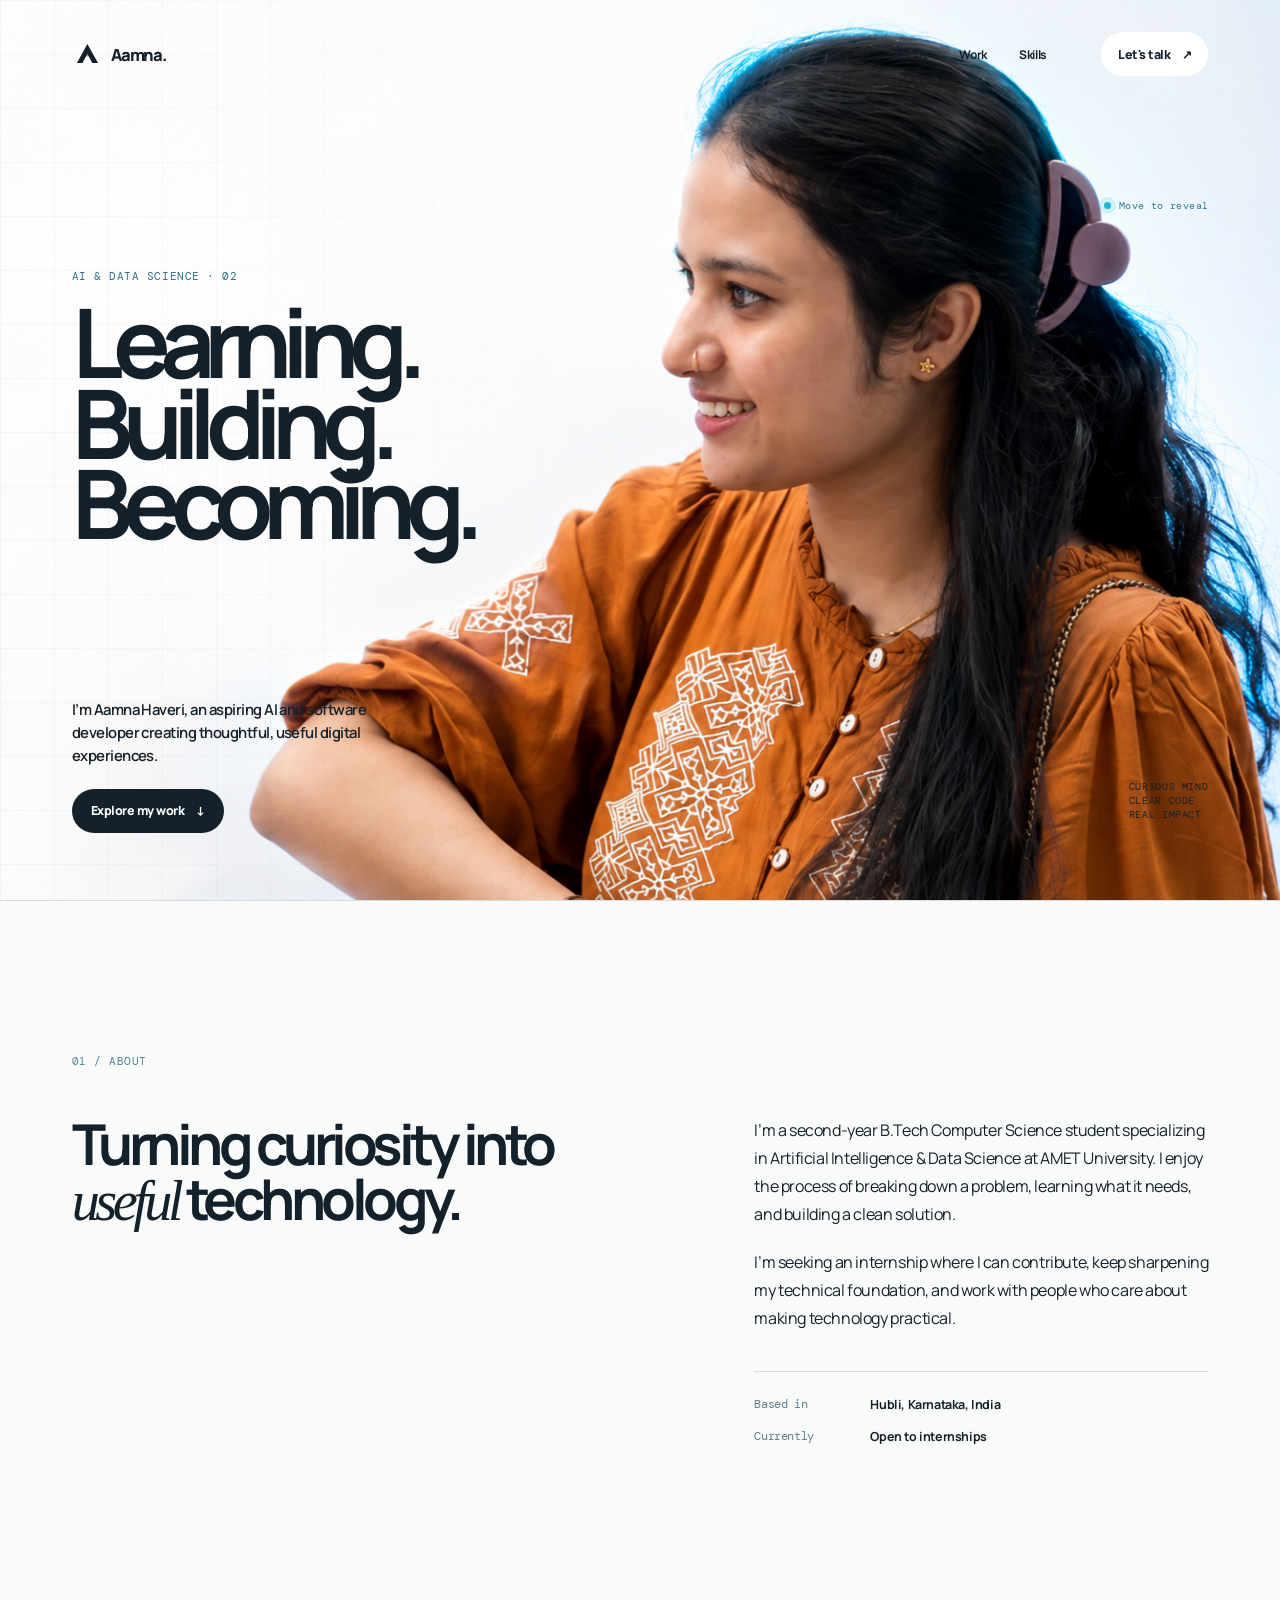
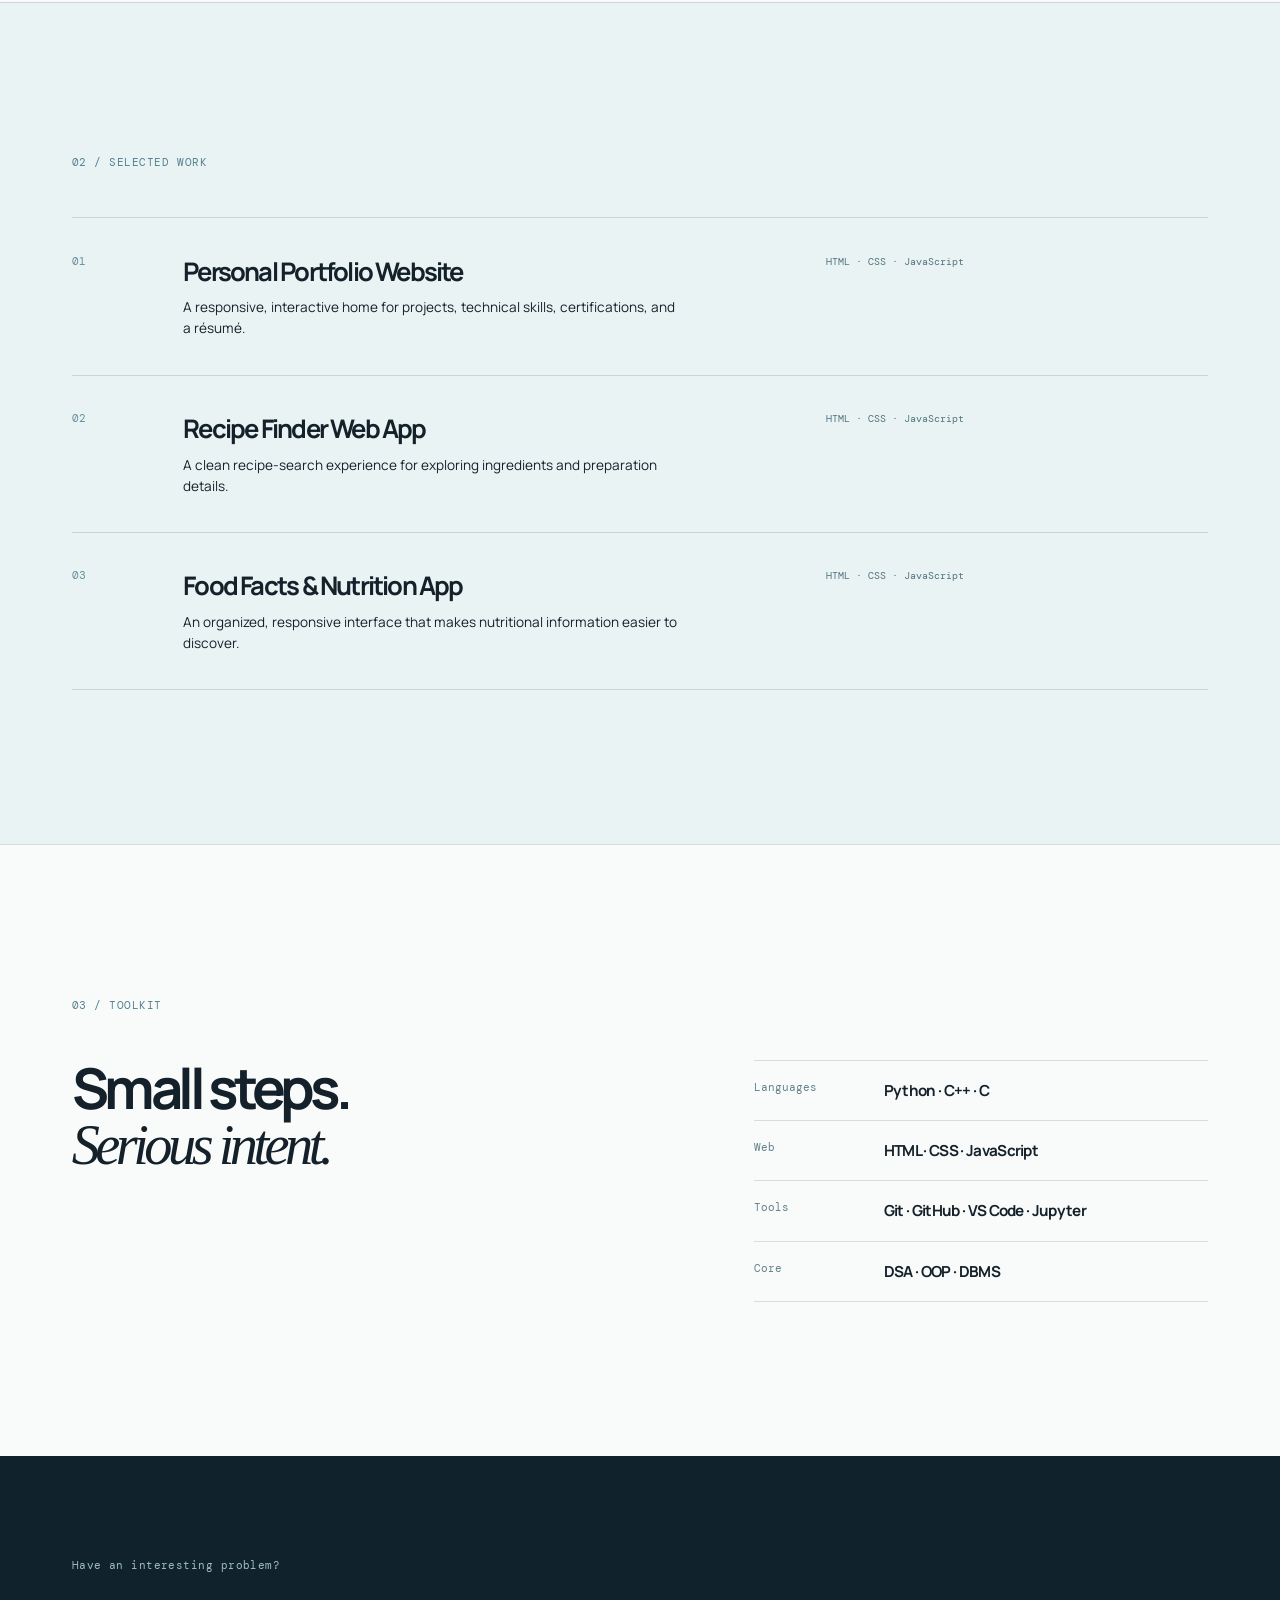
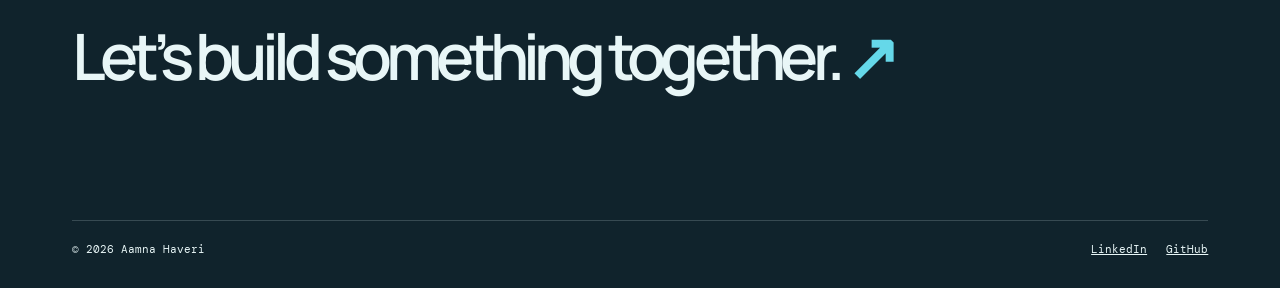
<file: index.html>
<!doctype html>
<html lang="en">
  <head>
    <meta charset="UTF-8" />
    <meta name="viewport" content="width=device-width, initial-scale=1.0" />
    <meta name="description" content="Aamna Haveri — AI & Data Science student and aspiring software developer." />
    <title>Aamna Haveri — Portfolio</title>
    <link rel="preconnect" href="https://fonts.googleapis.com" />
    <link rel="preconnect" href="https://fonts.gstatic.com" crossorigin />
    <link href="https://fonts.googleapis.com/css2?family=DM+Mono:wght@400;500&family=Manrope:wght@400;500;600;700;800&display=swap" rel="stylesheet" />
    <link rel="stylesheet" href="styles.css" />
  </head>
  <body>
    <main>
      <section class="hero" id="home" aria-label="Introduction">
        <div class="portrait portrait--base" aria-hidden="true"></div>
        <div class="portrait portrait--reveal" aria-hidden="true"></div>
        <div class="grid" aria-hidden="true"></div>
        <div class="orb orb--one" aria-hidden="true"></div>
        <div class="orb orb--two" aria-hidden="true"></div>

        <header class="nav">
          <a class="brand" href="#home" aria-label="Aamna Haveri home">
            <svg viewBox="0 0 44 44" aria-hidden="true"><path d="M7 34 21.8 7 37 34h-8.3l-6.9-13-7 13H7Z"/><path d="m17.5 24.4 4.3-7.8 4.2 7.8h-8.5Z" fill="currentColor" opacity=".42"/></svg>
            <span>Aamna.</span>
          </a>
          <nav aria-label="Primary navigation">
            <a href="#about">About</a><a href="#projects">Work</a><a href="#skills">Skills</a>
          </nav>
          <a class="button button--nav" href="mailto:aamnazh21@gmail.com">Let's talk <span aria-hidden="true">↗</span></a>
        </header>

        <div class="hero-copy">
          <p class="eyebrow">AI &amp; Data Science · 02</p>
          <h1><span>Learning.</span><span>Building.</span><span>Becoming.</span></h1>
        </div>

        <div class="hero-bottom">
          <p class="intro">I’m Aamna Haveri, an aspiring AI and software developer creating thoughtful, useful digital experiences.</p>
          <a class="button button--primary" href="#projects">Explore my work <span aria-hidden="true">↓</span></a>
        </div>
        <p class="manifesto">CURIOUS MIND<br />CLEAR CODE<br />REAL IMPACT</p>
        <p class="cursor-note" aria-hidden="true"><span></span> Move to reveal</p>
      </section>

      <section class="content" id="about">
        <div class="section-label">01 / About</div>
        <div class="about-layout">
          <h2>Turning curiosity into <em>useful</em> technology.</h2>
          <div class="body-copy">
            <p>I’m a second-year B.Tech Computer Science student specializing in Artificial Intelligence &amp; Data Science at AMET University. I enjoy the process of breaking down a problem, learning what it needs, and building a clean solution.</p>
            <p>I’m seeking an internship where I can contribute, keep sharpening my technical foundation, and work with people who care about making technology practical.</p>
            <div class="details"><span>Based in</span><strong>Hubli, Karnataka, India</strong><span>Currently</span><strong>Open to internships</strong></div>
          </div>
        </div>
      </section>

      <section class="content work" id="projects">
        <div class="section-label">02 / Selected work</div>
        <div class="projects">
          <article class="project"><span>01</span><div><h3>Personal Portfolio Website</h3><p>A responsive, interactive home for projects, technical skills, certifications, and a résumé.</p></div><small>HTML · CSS · JavaScript</small></article>
          <article class="project"><span>02</span><div><h3>Recipe Finder Web App</h3><p>A clean recipe-search experience for exploring ingredients and preparation details.</p></div><small>HTML · CSS · JavaScript</small></article>
          <article class="project"><span>03</span><div><h3>Food Facts &amp; Nutrition App</h3><p>An organized, responsive interface that makes nutritional information easier to discover.</p></div><small>HTML · CSS · JavaScript</small></article>
        </div>
      </section>

      <section class="content skills" id="skills">
        <div class="section-label">03 / Toolkit</div>
        <div class="skills-layout"><h2>Small steps.<br /><em>Serious intent.</em></h2><div class="skill-list"><div><span>Languages</span><b>Python · C++ · C</b></div><div><span>Web</span><b>HTML · CSS · JavaScript</b></div><div><span>Tools</span><b>Git · GitHub · VS Code · Jupyter</b></div><div><span>Core</span><b>DSA · OOP · DBMS</b></div></div></div>
      </section>

      <footer>
        <p>Have an interesting problem?</p><a href="mailto:aamnazh21@gmail.com">Let’s build something together. <span>↗</span></a>
        <div><span>© 2026 Aamna Haveri</span><a href="https://www.linkedin.com/in/aamna-haveri-9a97342b7" target="_blank" rel="noreferrer">LinkedIn</a><a href="https://github.com/Aamna2112" target="_blank" rel="noreferrer">GitHub</a></div>
      </footer>
    </main>
    <script src="script.js"></script>
  </body>
</html>
</file>
<file: styles.css>
:root{--ink:#14212a;--aqua:#dff5fa;--paper:#f9fbfb;--line:rgba(20,33,42,.14);--reveal-x:-999px;--reveal-y:-999px;--reveal-radius:0px}*{box-sizing:border-box}html{scroll-behavior:smooth}body{margin:0;background:var(--paper);color:var(--ink);font-family:Manrope,Arial,sans-serif}.hero{min-height:100svh;position:relative;overflow:hidden;background:#e5f3f8;isolation:isolate}.portrait{position:absolute;inset:0;background-position:center;background-repeat:no-repeat;background-size:cover}.portrait--base{background-image:url('public/images/Base_image_desktop.png');animation:arrive 1.1s cubic-bezier(.2,.75,.2,1) both}.portrait--reveal{background-image:url('public/images/Reveal_image_desktop.png');-webkit-mask-image:radial-gradient(circle var(--reveal-radius) at var(--reveal-x) var(--reveal-y),#000 61%,transparent 100%);mask-image:radial-gradient(circle var(--reveal-radius) at var(--reveal-x) var(--reveal-y),#000 61%,transparent 100%)}.grid{position:absolute;inset:0;opacity:.34;background-image:linear-gradient(rgba(31,91,112,.14) 1px,transparent 1px),linear-gradient(90deg,rgba(31,91,112,.14) 1px,transparent 1px);background-size:54px 54px;mask-image:linear-gradient(90deg,#000,transparent 52%)}.orb{position:absolute;border:1px solid rgba(61,135,157,.25);border-radius:50%;z-index:-1}.orb--one{width:65vw;height:65vw;left:-31vw;top:22vh}.orb--two{width:23vw;height:23vw;left:26vw;top:6vh}.nav{position:absolute;top:max(2rem,env(safe-area-inset-top));left:max(5.6vw,2rem);right:max(5.6vw,2rem);z-index:2;display:flex;align-items:center;justify-content:space-between;gap:1rem;animation:down .8s .2s both}.brand{display:flex;align-items:center;gap:.52rem;color:var(--ink);font-weight:800;text-decoration:none;font-size:1.04rem;letter-spacing:-.07em}.brand svg{width:31px;height:31px;fill:currentColor}.nav nav{display:flex;gap:clamp(1rem,2.5vw,2.6rem);margin-left:auto;margin-right:clamp(.2rem,3vw,3rem)}.nav nav a{color:var(--ink);font-size:.75rem;font-weight:700;text-decoration:none;letter-spacing:-.03em}.button{align-items:center;justify-content:center;display:inline-flex;gap:.75rem;min-height:44px;border-radius:999px;text-decoration:none;font-weight:800;font-size:.78rem;letter-spacing:-.04em;transition:transform .2s,background .2s}.button:hover{transform:translateY(-2px)}.button:focus-visible,.nav a:focus-visible{outline:3px solid #057b99;outline-offset:4px}.button--nav{background:#fff;color:var(--ink);padding:0 1.05rem}.hero-copy{position:absolute;z-index:1;top:30%;left:max(5.6vw,2rem)}.eyebrow,.section-label{font-family:'DM Mono',monospace;text-transform:uppercase;font-size:.66rem;letter-spacing:.05em}.eyebrow{margin:0 0 1.2rem;color:#2b7086}.hero h1{margin:0;display:grid;font-size:clamp(4.4rem,7.5vw,8.2rem);line-height:.84;letter-spacing:-.105em;font-weight:700}.hero h1 span{animation:up .7s both}.hero h1 span:nth-child(2){animation-delay:.12s}.hero h1 span:nth-child(3){animation-delay:.24s}.hero-bottom{position:absolute;z-index:1;bottom:max(3rem,7.5vh);left:max(5.6vw,2rem);max-width:340px;animation:up .7s .45s both}.intro{font-size:.93rem;line-height:1.55;letter-spacing:-.035em;margin:0 0 1.35rem;font-weight:600}.button--primary{background:var(--ink);color:white;padding:0 1.2rem}.manifesto{position:absolute;z-index:1;right:max(5.6vw,2rem);bottom:max(3rem,7.5vh);font-family:'DM Mono',monospace;font-size:.65rem;line-height:1.35;letter-spacing:.06em;animation:up .7s .55s both}.cursor-note{position:absolute;z-index:1;right:max(5.6vw,2rem);top:21%;font-family:'DM Mono',monospace;font-size:.6rem;letter-spacing:.04em;color:#347b91;display:flex;align-items:center;gap:.5rem}.cursor-note span{height:7px;width:7px;border-radius:50%;background:#1db8d4;box-shadow:0 0 0 5px rgba(29,184,212,.15)}.content{padding:clamp(5rem,12vw,10rem) max(5.6vw,2rem);border-top:1px solid var(--line)}.section-label{color:#55818f;margin-bottom:3rem}.about-layout,.skills-layout{display:grid;grid-template-columns:1.25fr 1fr;gap:clamp(2rem,9vw,10rem)}h2{font-size:clamp(2.4rem,4.4vw,5rem);line-height:.98;letter-spacing:-.08em;margin:0;font-weight:700}em{font-family:Georgia,serif;font-weight:400}.body-copy{max-width:520px;font-size:1rem;line-height:1.75;letter-spacing:-.025em}.body-copy p{margin:0 0 1.3rem}.details{display:grid;grid-template-columns:100px 1fr;gap:.65rem 1rem;border-top:1px solid var(--line);margin-top:2.4rem;padding-top:1.4rem;font-size:.78rem}.details span{color:#61808b;font-family:'DM Mono',monospace}.details strong{font-weight:700}.work{background:#e9f3f4}.projects{border-top:1px solid var(--line)}.project{display:grid;grid-template-columns:7% 1.2fr .75fr;gap:2rem;padding:2.2rem 0;border-bottom:1px solid var(--line);align-items:start}.project>span{font-family:'DM Mono',monospace;color:#66909b;font-size:.7rem}.project h3{margin:0 0 .55rem;font-size:clamp(1.35rem,2vw,2rem);letter-spacing:-.07em}.project p{margin:0;max-width:500px;line-height:1.55;font-size:.85rem}.project small{font-family:'DM Mono',monospace;font-size:.65rem;line-height:1.6;color:#52747e}.skill-list{border-top:1px solid var(--line)}.skill-list div{display:grid;grid-template-columns:25% 1fr;gap:1rem;padding:1.2rem 0;border-bottom:1px solid var(--line)}.skill-list span{font-family:'DM Mono',monospace;color:#62818a;font-size:.68rem}.skill-list b{font-size:.95rem;letter-spacing:-.045em}footer{background:#10232c;color:#e8f6f7;padding:clamp(4rem,8vw,7rem) max(5.6vw,2rem) 2rem;min-height:48vh;display:flex;flex-direction:column;justify-content:space-between}footer>p{font-family:'DM Mono',monospace;font-size:.7rem;letter-spacing:.04em;margin:0 0 1rem;color:#9fbdc5}footer>a{font-size:clamp(2.1rem,5vw,5.4rem);line-height:1;letter-spacing:-.09em;color:inherit;text-decoration:none;font-weight:600;max-width:900px}footer>a span{color:#65d8e9}footer div{margin-top:6rem;padding-top:1.3rem;border-top:1px solid rgba(230,250,252,.18);display:flex;gap:1.2rem;flex-wrap:wrap;font-size:.68rem;font-family:'DM Mono',monospace}footer div span{margin-right:auto}footer div a{color:inherit}@keyframes arrive{from{opacity:0;transform:scale(1.035)}to{opacity:1;transform:none}}@keyframes down{from{opacity:0;transform:translateY(-15px)}to{opacity:1;transform:none}}@keyframes up{from{opacity:0;transform:translateY(20px)}to{opacity:1;transform:none}}@media(max-width:720px){.portrait{background-position:60% center}.nav nav{display:none}.nav{left:1.25rem;right:1.25rem}.button--nav{font-size:.7rem;padding:0 .9rem}.hero-copy{top:23%;left:1.25rem}.hero h1{font-size:clamp(3.45rem,15vw,5rem)}.hero-bottom{left:1.25rem;bottom:2rem;max-width:270px}.intro{font-size:.8rem}.manifesto{display:none}.cursor-note{top:auto;bottom:10.5rem;right:1.25rem}.grid{background-size:34px 34px}.about-layout,.skills-layout{grid-template-columns:1fr;gap:2.2rem}.project{grid-template-columns:30px 1fr;gap:1rem}.project small{grid-column:2}.content{padding:4.6rem 1.25rem}.section-label{margin-bottom:2.25rem}.skill-list div{grid-template-columns:1fr;gap:.45rem}footer{padding:4rem 1.25rem 1.5rem;min-height:38vh}footer div{margin-top:4rem}footer div span{width:100%;margin:0}}@media(prefers-reduced-motion:reduce){*,*::before,*::after{animation-duration:.01ms!important;transition-duration:.01ms!important;scroll-behavior:auto!important}}
</file>
